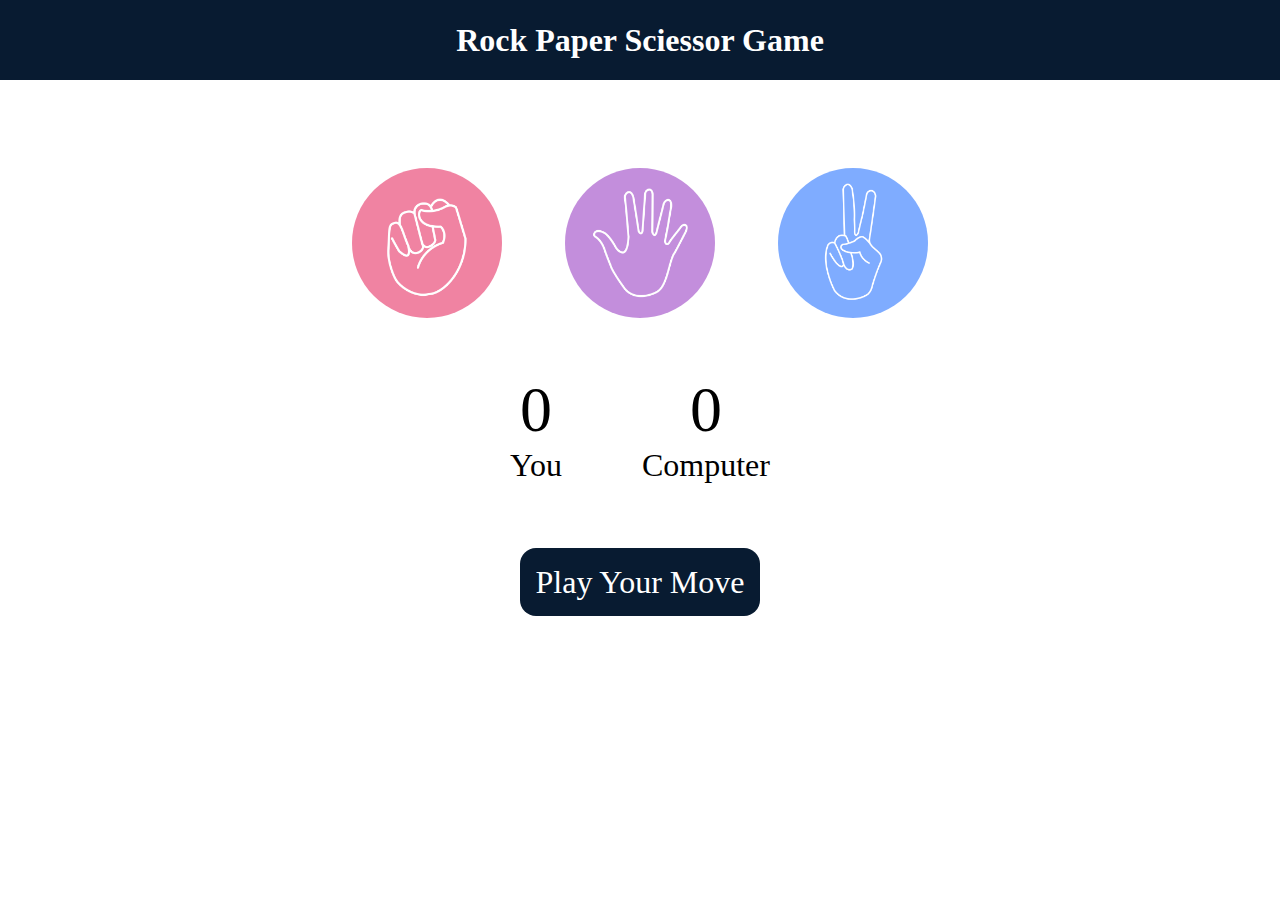
<file: RockPaperScissors/Index.html>
<!DOCTYPE html>
<html lang="en">
<head>
    <meta charset="UTF-8">
    <meta name="viewport" content="width=device-width, initial-scale=1.0">
    <title>Rock Paper Sciessor Game</title>
    <link rel="stylesheet" href="index.css">
</head>
<body>
    <h1>Rock Paper Sciessor Game</h1>
    <div class="choices">
        <div class="choice" id="rock">
            <img src="rock.png">
        </div>
        <div class="choice" id="paper">
            <img src="paper.png">
        </div>
        <div class="choice" id="scissors">
            <img src="scissors.png">
        </div>
    </div>
    <div class="score-board">
        <div class="score">
            <p id="UserScore">0</p>
            <p>You</p>
        </div>
        <div class="score">
            <p id="cmpScore">0</p>
            <p>Computer</p>
        </div>
    </div>
    <div class="msg-container">
        <p id="msg">Play Your Move</p>
    </div>
    <script src="app2.js"></script>
</body>
</html>
</file>
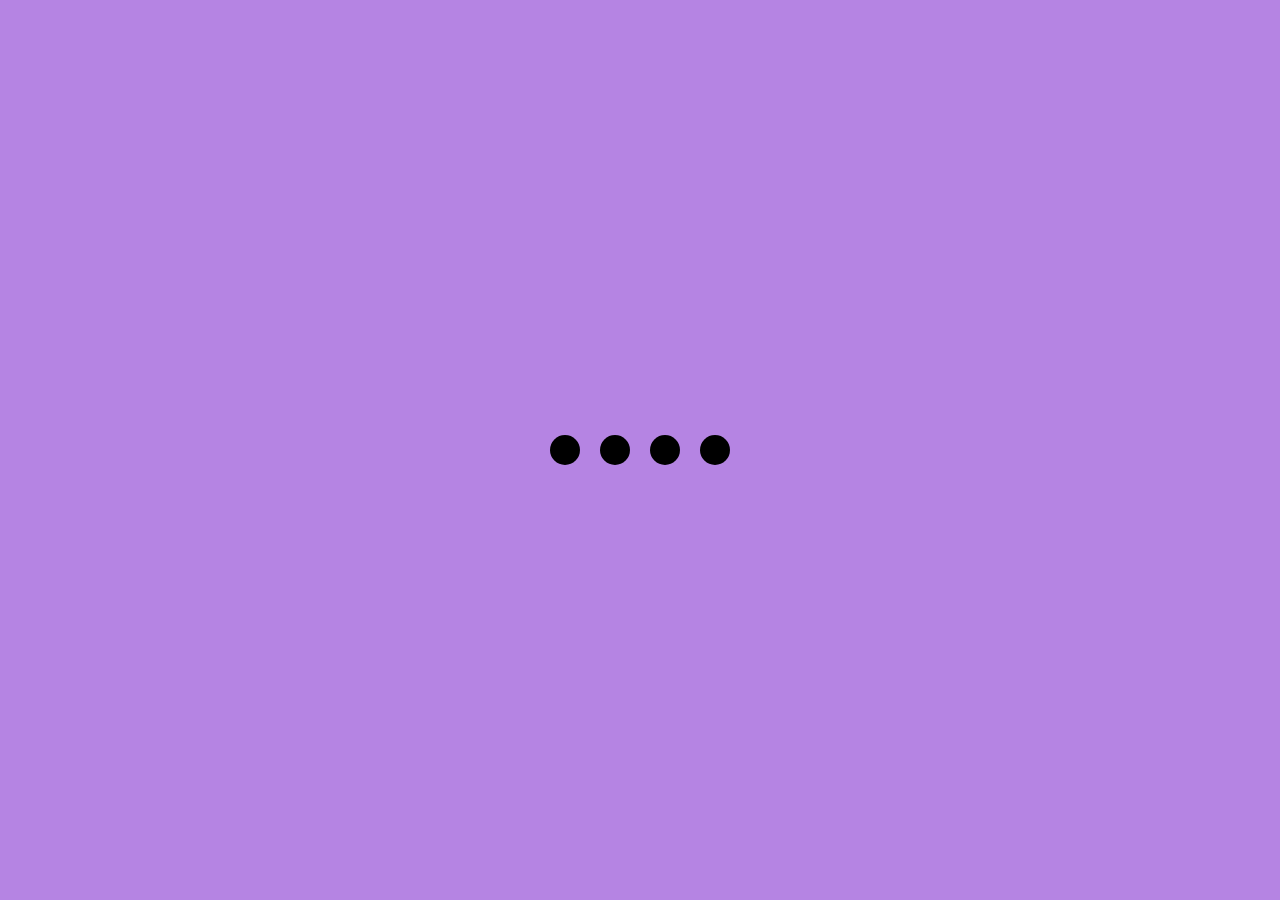
<file: Animation_Video/Anim.html>
<!DOCTYPE html>
<html lang="en">
<head>
    <meta charset="UTF-8">
    <meta name="viewport" content="width=device-width, initial-scale=1.0">
    <title>Loading Animation</title>
    <link rel="stylesheet" href="anim_style.css">
</head>
<body>
    <section class="wrapper">
        <div class="loader">
            <div class="loading one"></div>
            <div class="loading two"></div>
            <div class="loading three"></div>
            <div class="loading four"></div>
        </div>
    </section>
</body>
</html>
</file>
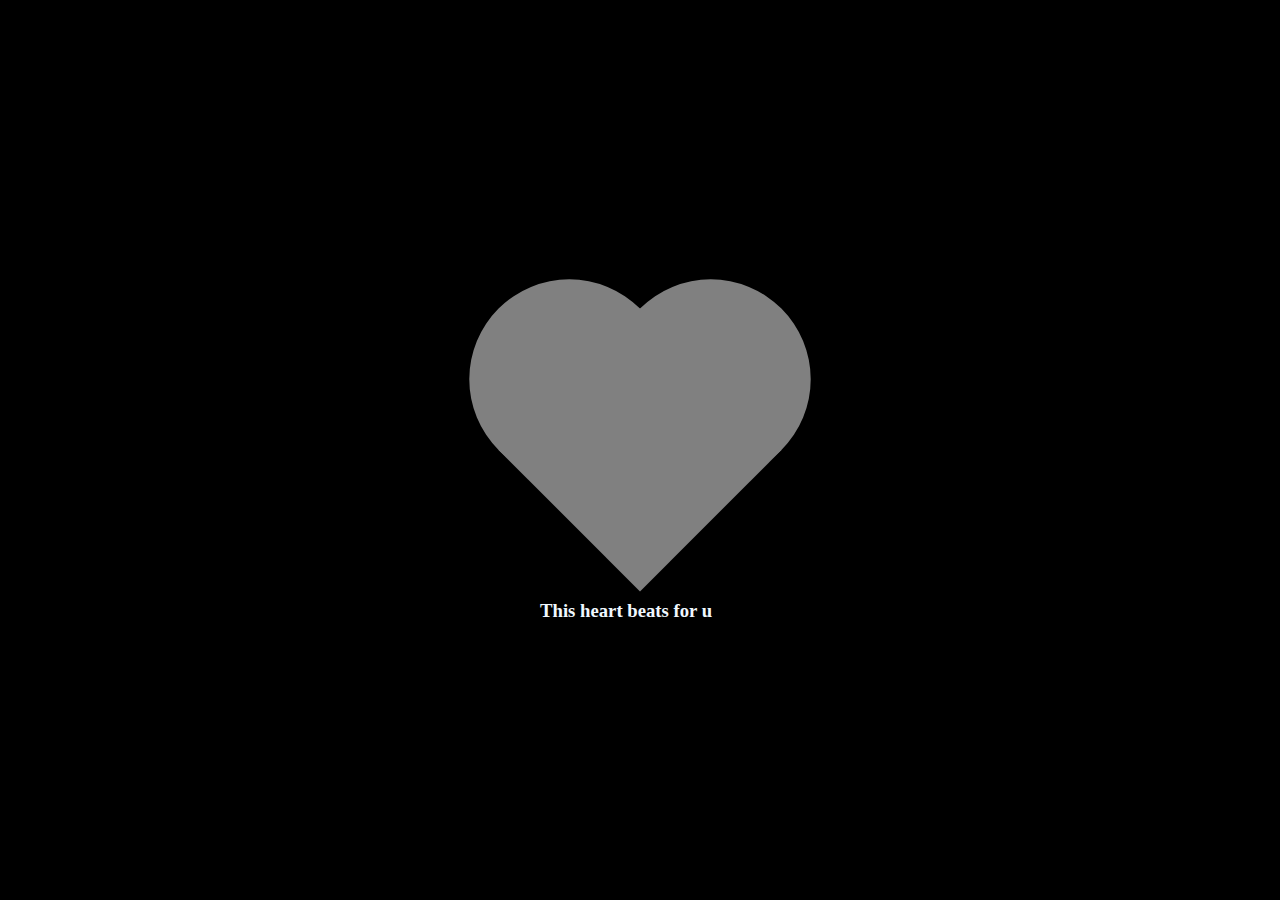
<file: Heart/heart.html>
<!DOCTYPE html>
<html lang="en">
<head>
    <meta charset="UTF-8">
    <meta name="viewport" content="width=device-width, initial-scale=1.0">
    <title>My heart</title>
    <link rel="stylesheet" href="heart_style.css">
</head>
<body>
    <div class="heart-container">
        <div class="gray-heart"></div>
        <div class="red-heart"></div>
       
        
        <div class="words">
        <h3>This heart beats for u</h3>
    </div>
    </div>
  
    
    <script src="app.js"></script>
</body>
</html>
</file>
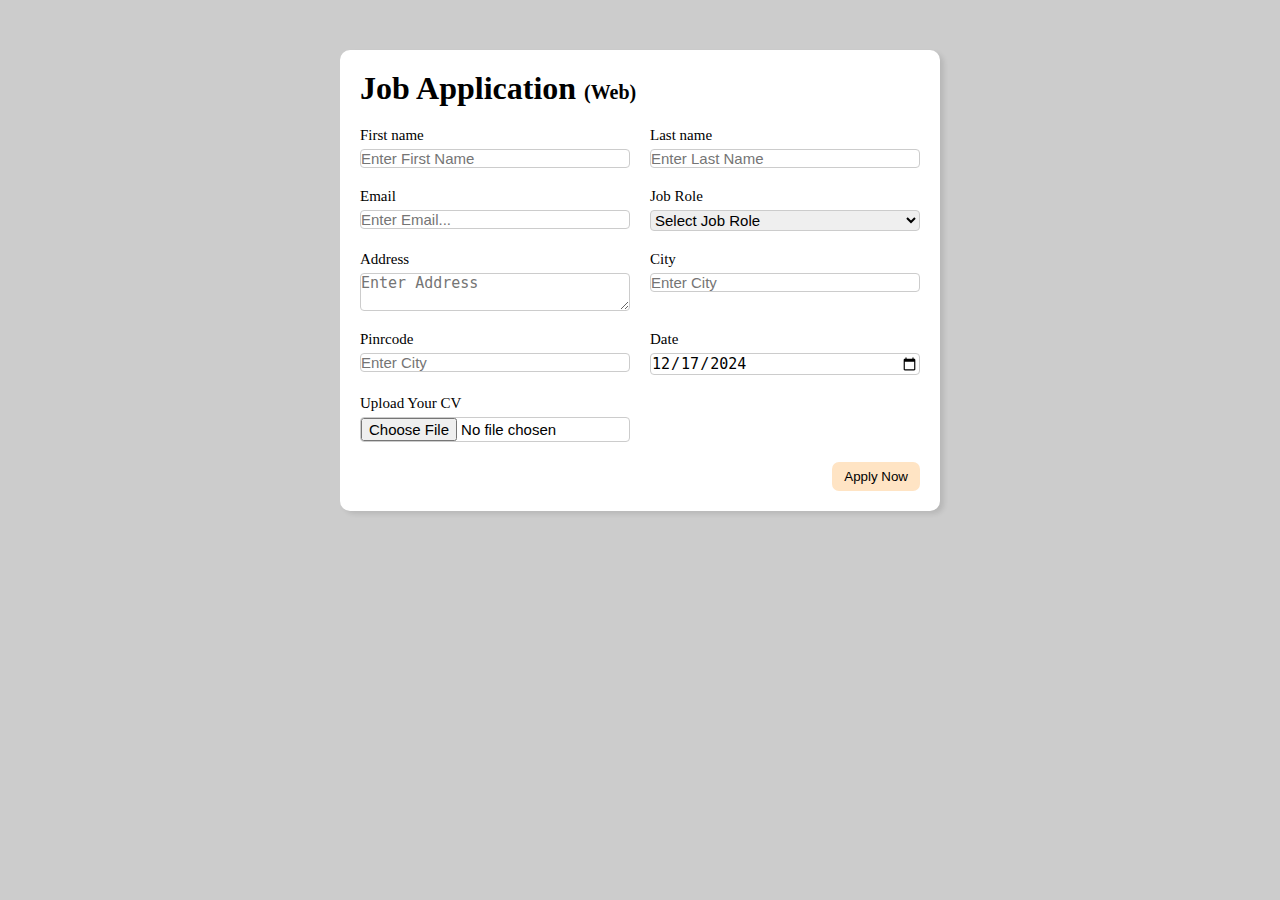
<file: Job_Application/job_app.html>
<!DOCTYPE html>
<html lang="en">
<head>
    <meta charset="UTF-8">
    <meta name="viewport" content="width=device-width, initial-scale=1.0">
    <title>Job Application Form</title>
    <link rel="stylesheet" href="job_apl_form.css">
</head>
<body>
 <div class="container">
    <div class="apply_box">
        <h1>
             Job Application
            <span class="tittle_small">(Web)</span>
        </h1>
        <form action="">
            <div class="form_container">
               <div class="form_control">
                <label for="first_name">
                    First name
                </label>
                <input id="first_name" name="first_name" placeholder="Enter First Name"/>


               </div>
               <div class="form_control">
                <label for="last_name">
                    Last name
                </label>
                <input id="last_name" name="last_name" placeholder="Enter Last Name"/>


               </div>
               <div class="form_control">
                <label for="email">
                    Email
                </label>
                <input type="email" id="email" name="email" placeholder="Enter Email..."/>


               </div>
               <div class="form_control">
                <label for="job_role"> Job Role </label>
                <select name="job_role" id="job_rule">
                    <option value="">Select Job Role</option>
                    <option value="frontend">Frontend Developer</option>
                    <option value="backend">Backend Developer</option>
                    <option value="full_stack">Full Stack Developer</option>
                    <option value="ui_ux">UI UX Designer</option>

                </select>
               </div>
               <div class="form_control">
                <label for="address">
                   Address
                </label>
                <textarea name="address" id="address" row="4" cols="50" placeholder="Enter Address"></textarea>


               </div>
               <div class="form_control">
                <label for="city">
                  City
                </label>
                <input id="city" name="city" placeholder="Enter City "/>


               </div>
               <div class="form_control">
                <label for="pincode">
                 Pinrcode
                </label>
                <input  type="number" id="pincode" name="pincode" placeholder="Enter City "/>


               </div>
               <div class="form_control">
                <label for="date">
                  Date
                </label>
                <input value="2024-12-17" type="date" id="date" name="date" />


               </div>
               <div class="form_control">
                <label for="upload">
                 Upload Your CV
                </label>
                <input  type="file" id="upload" name="upload" />


               </div>
            </div>
            <div class="button_container">
                <button type="submit">Apply Now</button>
            </div>
        </form>
    </div>
 </div>
</body>
</html>
</file>
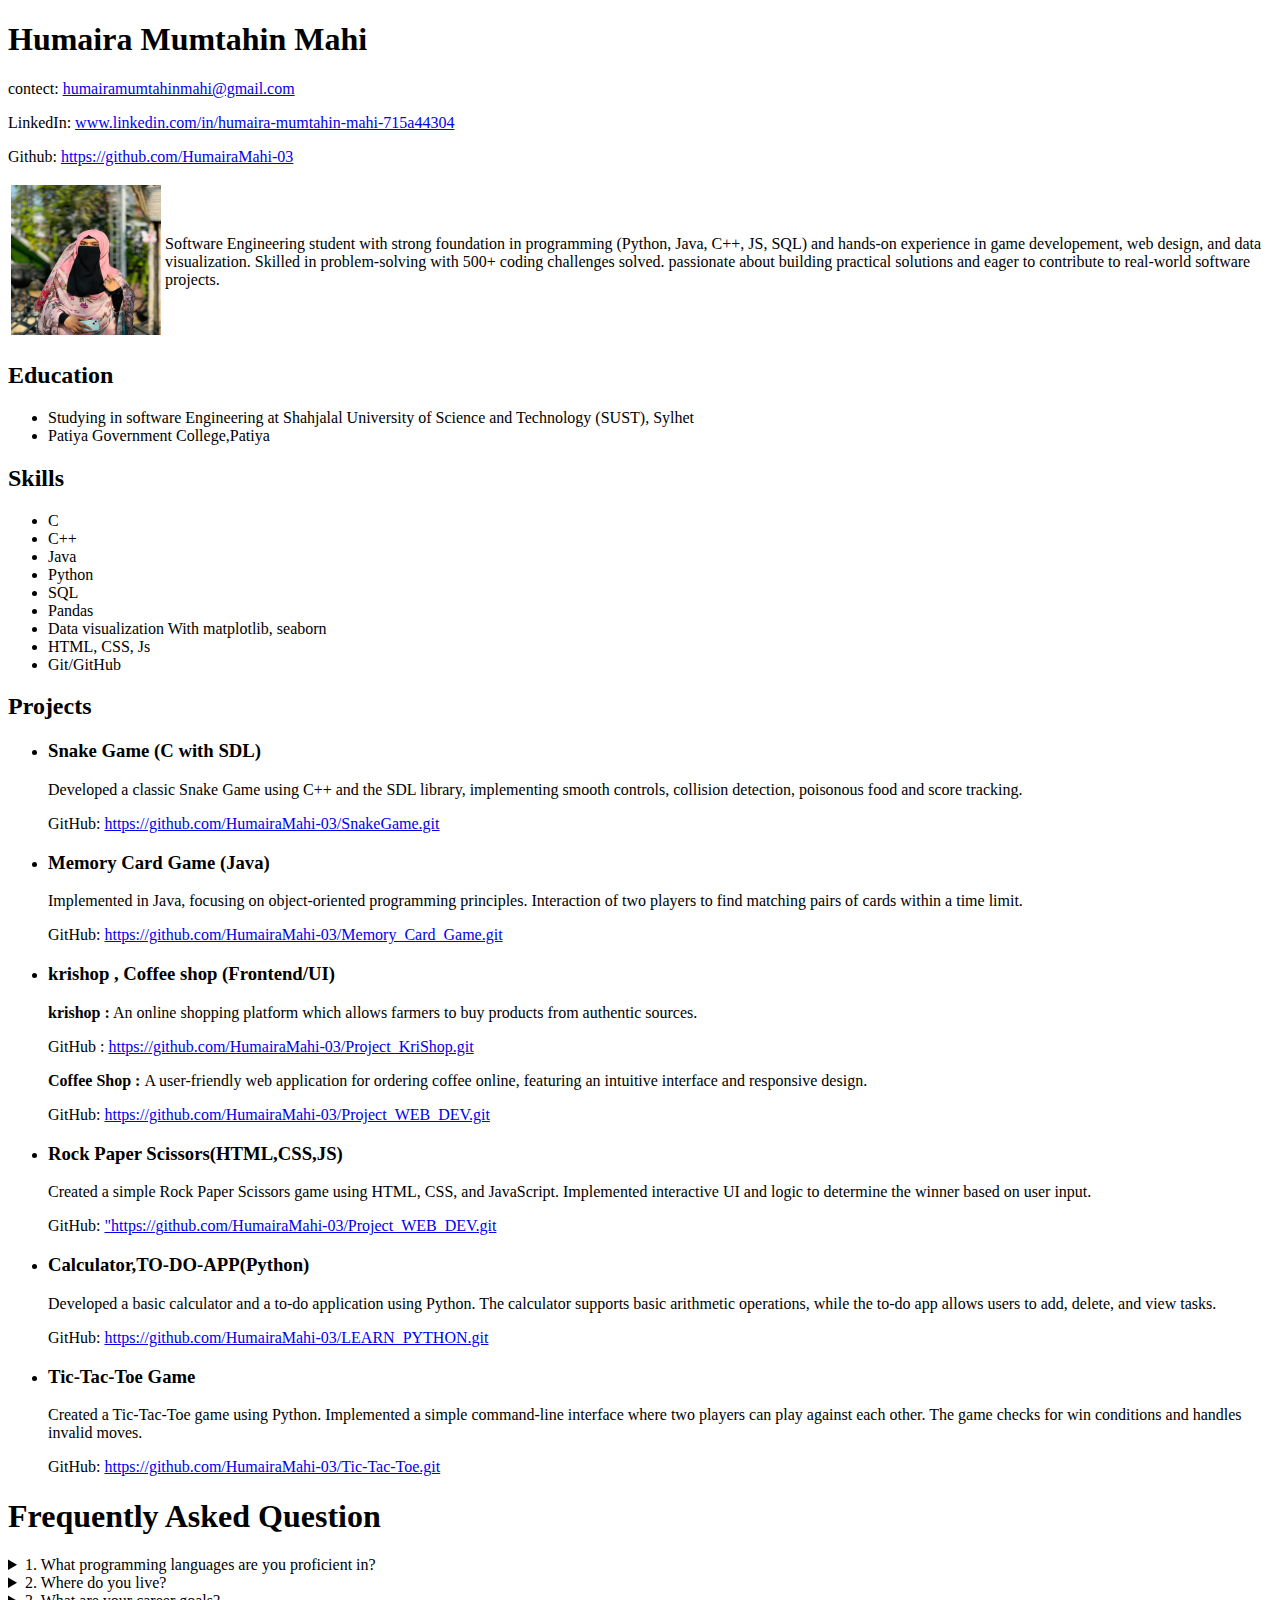
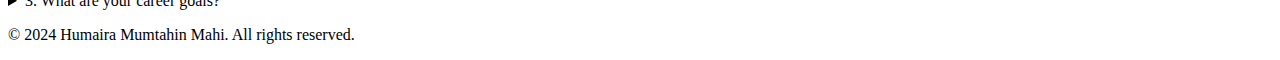
<file: Resume_Project/Resume.html>
<!DOCTYPE html>
<html lang="en">
<head>
    <meta charset="UTF-8">
    <meta name="viewport" content="width=device-width, initial-scale=1.0">
    <title>Document</title>
</head>
<body>
    <div>
        <div>
            <h1>Humaira Mumtahin Mahi </h1>
            <p>contect: <a href="humairamumtahinmahi@gmail.com">humairamumtahinmahi@gmail.com</a></p>
            <p>LinkedIn: <a href="www.linkedin.com/in/humaira-mumtahin-mahi-715a44304">www.linkedin.com/in/humaira-mumtahin-mahi-715a44304</a></p>
            <p>Github: <a href="https://github.com/HumairaMahi-03">https://github.com/HumairaMahi-03</a></p>
        </div>
        <table>
            <tr>
                <td><img src="WhatsApp Image 2025-02-28 at 00.29.31.jpeg" alt="mahi" height="150" width="150">
                </td>
                <td>Software Engineering student with strong foundation in programming 
                    (Python, Java, C++, JS, SQL) and hands-on experience in game 
                    developement, web design, and data visualization. Skilled in 
                    problem-solving with 500+ coding challenges solved. passionate 
                    about building practical solutions and eager to contribute to 
                    real-world software projects. </td>
            </tr>
        </table>
        <section>
           <h2>Education</h2>
           <ul>
            <li>Studying in software Engineering at Shahjalal University of Science and Technology (SUST), Sylhet</li>
            <li>Patiya Government College,Patiya</li>
           </ul>
        </section>
        <section>
            <h2>Skills</h2>
            <ul>
                <li>C</li>
                <li>C++</li>
                <li>Java</li>
                <li>Python</li>
                <li>SQL</li>
                <li>Pandas</li>
                <li>Data visualization With matplotlib, seaborn</li>
                <li>HTML, CSS, Js</li>
                <li>Git/GitHub</li>
            </ul>
        </section>
        <section>
            <h2>Projects</h2>
            <ul>
               <li><h3>Snake Game (C with SDL)</h3>
                <p>Developed a classic Snake Game using C++ and the SDL library, 
                    implementing smooth controls, collision detection, poisonous food and score tracking. 
                     </p>
                    <p>GitHub:  <a href="https://github.com/HumairaMahi-03/SnakeGame.git">https://github.com/HumairaMahi-03/SnakeGame.git</a>
                    </p>
               </li> 
                <li>
                    <h3>Memory Card Game (Java)</h3>
                    <p>Implemented in Java, focusing on object-oriented programming principles. Interaction of two
                    players to find matching pairs of cards within a time limit. 
                    </p>
                    <p>GitHub:  <a href="https://github.com/HumairaMahi-03/Memory_Card_Game.git">https://github.com/HumairaMahi-03/Memory_Card_Game.git</a></p>
                </li>
                <li>
                    <h3>
                        krishop , Coffee shop (Frontend/UI)
                    </h3>
                    <p> <b>krishop :</b> An online shopping platform which allows farmers to buy products from authentic sources.</p>
                    <p>GitHub : <a href="https://github.com/HumairaMahi-03/Project_KriShop.git">https://github.com/HumairaMahi-03/Project_KriShop.git</a></p>
                    <p><b>Coffee Shop : </b> A user-friendly web application for ordering coffee online, featuring an intuitive interface and responsive design.</p>
                    <p>GitHub: <a href="https://github.com/HumairaMahi-03/Project_WEB_DEV.git">https://github.com/HumairaMahi-03/Project_WEB_DEV.git</a></p>
                </li>
                <li>
                    <h3>Rock Paper Scissors(HTML,CSS,JS)</h3>
                    <p>Created a simple Rock Paper Scissors game using HTML, CSS, and JavaScript. 
                    Implemented interactive UI and logic to determine the winner based on user input.</p>
                    <p>GitHub: <a href="https://github.com/HumairaMahi-03/Project_WEB_DEV.git">"https://github.com/HumairaMahi-03/Project_WEB_DEV.git</a></p>
                    
                </li>
                <li>
                    <h3>Calculator,TO-DO-APP(Python)</h3>
                    <p>Developed a basic calculator and a to-do application using Python. The calculator supports basic arithmetic operations, while the to-do app allows users to add, delete, and view tasks.</p>
                    <p>GitHub: <a href="https://github.com/HumairaMahi-03/LEARN_PYTHON.git">https://github.com/HumairaMahi-03/LEARN_PYTHON.git</a></p>
                </li>

                <li>
                    <h3>Tic-Tac-Toe Game</h3>
                    <p>Created a Tic-Tac-Toe game using Python. Implemented a simple command-line interface where two players can play against each other. The game checks for win conditions and handles invalid moves.</p>
                    <p>GitHub: <a href="https://github.com/HumairaMahi-03/Project_Python.git">https://github.com/HumairaMahi-03/Tic-Tac-Toe.git</a></p>
                    <p></p>
                </li>
            </ul>

        </section>
        <section>
            <h1>Frequently Asked Question </h1>
            <details>
                <summary>
                    1. What programming languages are you proficient in?
                </summary>
                C++, Java, Python, C, JavaScript, SQL.
            </details>
            <details>
                <summary>2. Where do you live?</summary>
                I live in Sylhet, Bangladesh.
            </details>
            <details>
                <summary>3. What are your career goals?</summary>
                My career goal is to become a skilled software engineer, contributing to innovative projects and continuously learning new technologies.
            </details>
        </section>


        <footer>
            <p>© 2024 Humaira Mumtahin Mahi. All rights reserved.</p>

        </footer>
    </div>
</body>
</html>
</file>
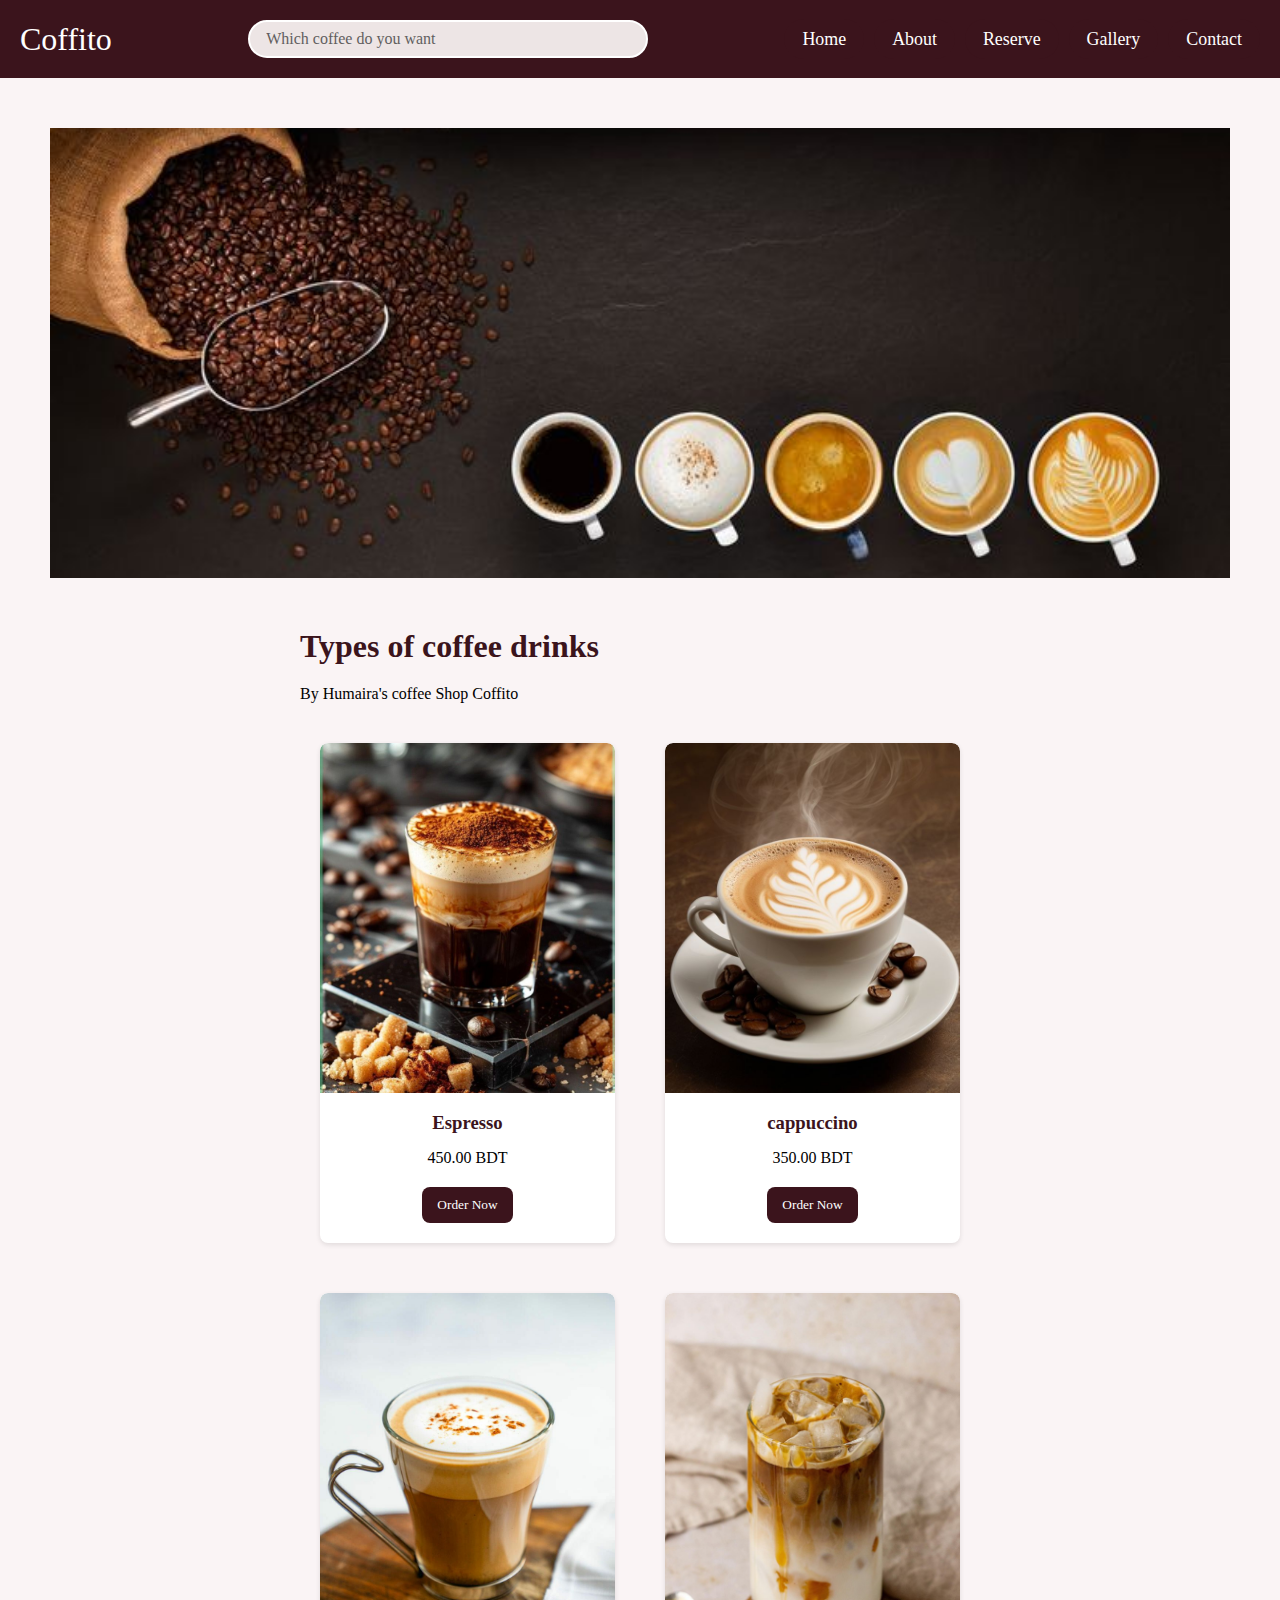
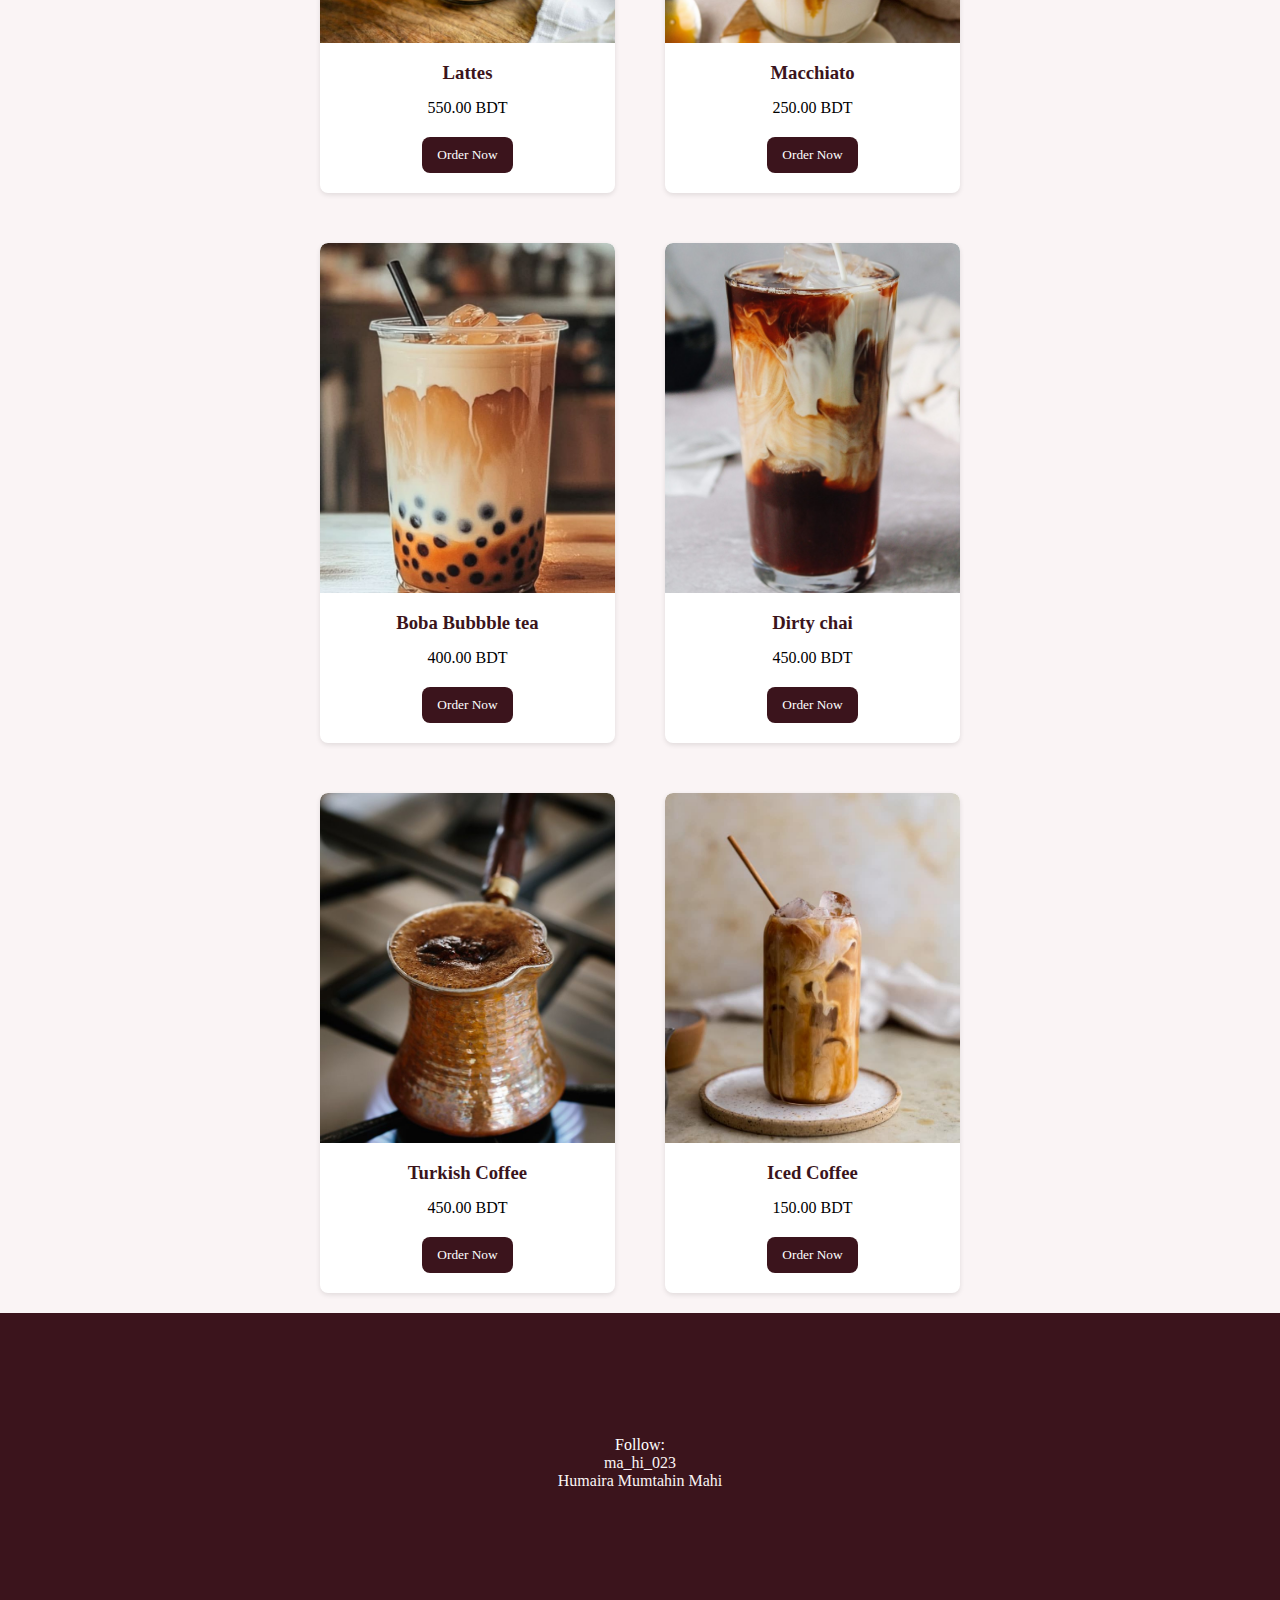
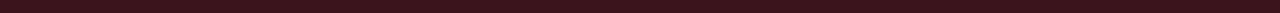
<file: Coffee_Shop/coffee_shop/Menu.html>
<!DOCTYPE html>
<html lang="en">
<head>
    <meta charset="UTF-8">
    <meta name="viewport" content="width=device-width, initial-scale=1.0">
    <link rel="stylesheet" href="Menu.css">
    <title>Menu</title>
</head>
<body>
    <header>
        <nav class="navbarSection">
            <div href="#" class="nav-logo">

                <h2 class="logo-text">
                    Coffito
                </h2>
            </div>
            <div class="Search-bar">
                <input type="text" class="input" placeholder="Which coffee do you want">

            </div>
            <ul class="nav-menu">
                <button id="menu-close-button" class="fas fa-times"></button>
                <li class="nav-item">
                    <a href="http://127.0.0.1:5500/Coffee_Shop/coffee_shop/first.html" class="nav-link">Home</a>
                </li>
                <li class="nav-item">
                    <a href="#" class="nav-link">About</a>
                </li>
                <li class="nav-item">
                    <a href="http://127.0.0.1:5500/Coffee_Shop/coffee_shop/Reserve.html" class="nav-link">Reserve</a>
                </li>
                <li class="nav-item">
                    <a href="#" class="nav-link">Gallery</a>
                </li>
                <li class="nav-item">
                    <a href="#" class="nav-link">Contact</a>
                </li>
            </ul>
        </nav>
        <div class="Outside_Menu_pic">
            <div class="Menu_Pic">
         
            </div>
        </div>
       
    </header>
    <main>
         <div class="List">
            <h1>Types of coffee drinks</h1>
            <p>By Humaira's coffee Shop Coffito</p>
            <div class="forMenu">
                <div class="Menu_List">
                    <img src="Espresso.jpg" alt="Espresso">
                    <h3>Espresso</h3>
                    <p>450.00 BDT</p>
                    <button onclick="OrderNow('Espresso', 450)">Order Now</button>
                </div>
                <div class="Menu_List">
                    <img src="cappuccino.jpg" alt="cappuccino">
                    <h3>cappuccino</h3>
                    <p>350.00 BDT</p>
                    <button onclick="OrderNow('cappuccino', 350)">Order Now</button>
                </div>
                <div class="Menu_List">
                    <img src="Lattes.jpg" alt="Lattes">
                    <h3>Lattes</h3>
                    <p>550.00 BDT</p>
                    <button onclick="OrderNow('Lattes', 550)">Order Now</button>
                </div>
                <div class="Menu_List">
                    <img src="Macchiato.jpg" alt="Macchiato">
                    <h3>Macchiato</h3>
                    <p>250.00 BDT</p>
                    <button onclick="OrderNow('Macchiato', 250)">Order Now</button>
                </div>
                <div class="Menu_List">
                    <img src="Boba Bubbble tea.jpg" alt="Boba Bubbble tea">
                    <h3>Boba Bubbble tea</h3>
                    <p>400.00 BDT</p>
                    <button onclick="OrderNow('Boba Bubbble tea', 400)">Order Now</button>
                </div>
                <div class="Menu_List">
                    <img src="Dirty chai.jpg" alt="Dirty chai">
                    <h3>Dirty chai</h3>
                    <p>450.00 BDT</p>
                    <button onclick="OrderNow('Dirty chai', 450)">Order Now</button>
                </div>
                <div class="Menu_List">
                    <img src="Turkish coffee.jpg" alt="Turkish coffee">
                    <h3>Turkish Coffee</h3>
                    <p>450.00 BDT</p>
                    <button onclick="OrderNow('Turkish coffee', 450)">Order Now</button>
                </div>
                <div class="Menu_List">
                    <img src="Iced Coffee.jpg" alt="Iced Coffee">
                    <h3>Iced Coffee</h3>
                    <p>150.00 BDT</p>
                    <button onclick="OrderNow('Iced Coffee', 150)">Order Now</button>
                </div>

            </div>
        </div>
        
    </main>
    <footer>
        <div class="footerMain">
           <div class="IdLink">
            <div class="Follow">
                Follow:
            </div>
            <div class="insta">
                <a href="#">ma_hi_023</a>
            </div>
            <div class="fb">
               <a href="#">Humaira Mumtahin Mahi</a>
            </div>
           </div>
        </div>
        <div class="footerSide"></div>
    </footer>
</body>
</html>
</file>
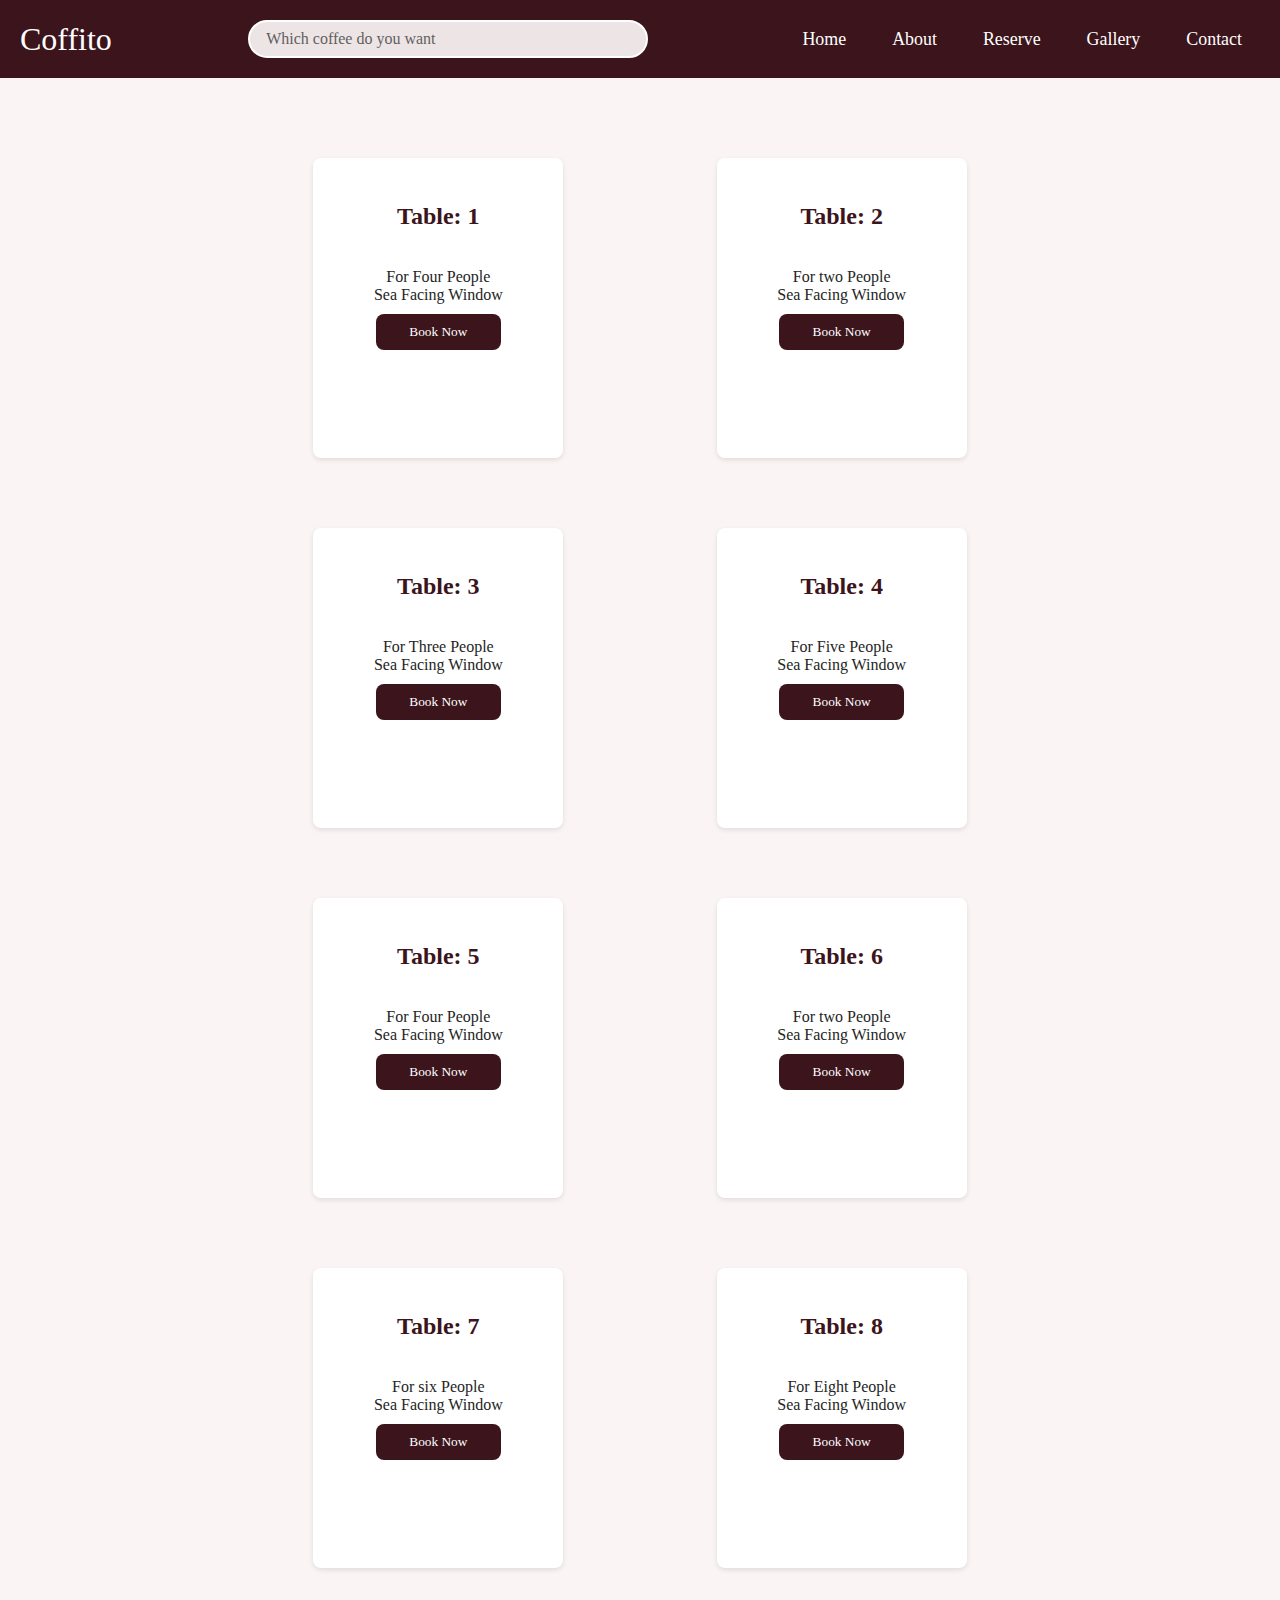
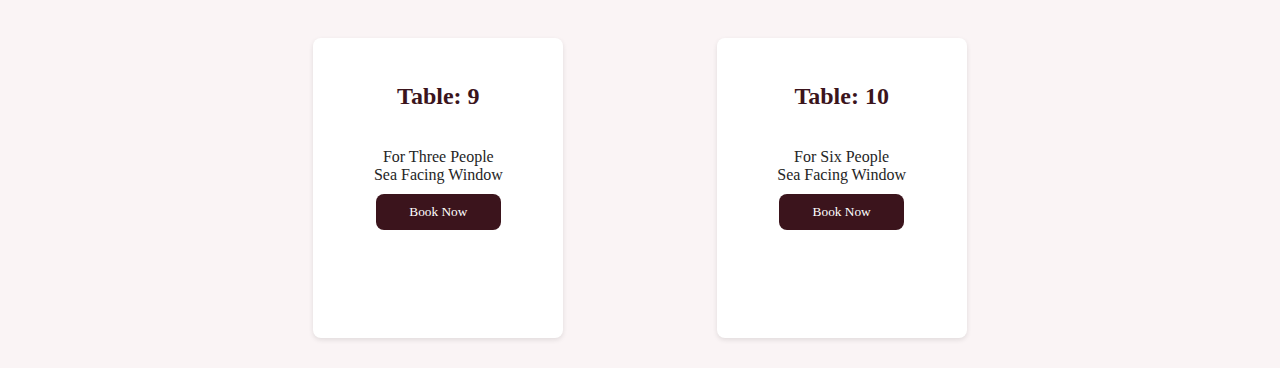
<file: Coffee_Shop/coffee_shop/Reserve.html>
<!DOCTYPE html>
<html lang="en">
<head>
    <meta charset="UTF-8">
    <meta name="viewport" content="width=device-width, initial-scale=1.0">
    <title>Reserve</title>
    <link rel="stylesheet" href="Reserve.css">
</head>
<body>
    <header>
        <nav class="navbarSection">
            <div href="#" class="nav-logo">

                <h2 class="logo-text">
                    Coffito
                </h2>
            </div>
            <div class="Search-bar">
                <input type="text" class="input" placeholder="Which coffee do you want">

            </div>
            <ul class="nav-menu">
                <button id="menu-close-button" class="fas fa-times"></button>
                <li class="nav-item">
                    <a href="http://127.0.0.1:5500/Coffee_Shop/coffee_shop/first.html" class="nav-link">Home</a>
                </li>
                <li class="nav-item">
                    <a href="#" class="nav-link">About</a>
                </li>
                <li class="nav-item">
                    <a href="#" class="nav-link">Reserve</a>
                </li>
                <li class="nav-item">
                    <a href="#" class="nav-link">Gallery</a>
                </li>
                <li class="nav-item">
                    <a href="#" class="nav-link">Contact</a>
                </li>
            </ul>
        </nav>
        </header>
        <main>
            <div class="Table">
                <div class="Table_Line">
                    <h2>Table: 1</h2>
                    <p>For Four People<br>
                        Sea Facing Window
                    </p>
                    <button onclick="BookNow('Espresso', 450)">Book Now</button>
                </div>
                <div class="Table_Line">
                    <h2>Table: 2</h2>
                    <p>For two People<br>
                        Sea Facing Window
                    </p>
                    <button onclick="BookNow('Espresso', 450)">Book Now</button>
                </div>
                <div class="Table_Line">
                    <h2>Table: 3</h2>
                    <p>For Three People<br>
                        Sea Facing Window
                    </p>
                    
                    <button onclick="BookNow('Espresso', 450)">Book Now</button>
                </div>
                <div class="Table_Line">
                    <h2>Table: 4</h2>
                    <p>For Five People<br>
                        Sea Facing Window
                    </p>
                    
                    <button onclick="BookNow('Espresso', 450)">Book Now</button>
                </div>
                <div class="Table_Line">
                    <h2>Table: 5</h2>
                    <p>For Four People<br>
                        Sea Facing Window
                    </p>
                   
                    <button onclick="BookNow('Espresso', 450)">Book Now</button>
                </div>
                <div class="Table_Line">
                    <h2>Table: 6</h2>
                    <p>For two People<br>
                        Sea Facing Window
                    </p>
                   
                    <button onclick="BookNow('Espresso', 450)">Book Now</button>
                </div>
                <div class="Table_Line">
                    <h2>Table: 7</h2>
                    <p>For six People<br>
                        Sea Facing Window
                    </p>
                  
                    <button onclick="BookNow('Espresso', 450)">Book Now</button>
                </div>
                <div class="Table_Line">
                    <h2>Table: 8</h2>
                    <p>For Eight People<br>
                        Sea Facing Window
                    </p>
                   
                    <button onclick="BookNow('Espresso', 450)">Book Now</button>
                </div>
                <div class="Table_Line">
                    <h2>Table: 9</h2>
                    <p>For Three People<br>
                        Sea Facing Window
                    </p>
                 
                    <button onclick="BookNow('Espresso', 450)">Book Now</button>
                </div>
                <div class="Table_Line">
                    <h2>Table: 10</h2>
                    <p>For Six People<br>
                        Sea Facing Window
                    </p>
                    
                    <button onclick="BookNow('Espresso', 450)">Book Now</button>
                </div>
                
                
            </div>
        </main>
    
</body>
</html>
</file>
<file: RockPaperScissors/index.css>
*{
    margin: 0px;
    padding: 0px;
    text-align: center;
}
h1{
    background-color: #081b31;
    color: white;
    height: 5rem;
    line-height: 5rem;
}

.choices{
    justify-content: center;
    align-items: center;
    display: flex;
    gap: 3rem;
    margin-top: 5rem;

}
.choice{
    height: 165px;
    width: 165px;
   justify-content: center;
   display: flex;
   align-items: center;
   border-radius: 50%;

}
.choice:hover{
    background-color: #081b31;
    cursor: pointer;
}
img{
    height: 150px;
    width: 150px;
    object-fit: cover;
    border-radius: 50%;
}
.score-board{
    display: flex;
    justify-content: center;
    align-items: center;
    gap: 5rem;
    font-size: 2rem;
    margin-top: 3rem;
}
#UserScore,
#cmpScore{
    font-size: 4rem;
}
.msg-container{
    margin-top: 5rem;
}
#msg{
    background-color: #081b31;
    color: #fff;
    font-size: 2rem;
    display: inline;
    padding: 1rem;
    border-radius: 1rem;
}
</file>
<file: Animation_Video/anim_style.css>
*{
    margin: 0;
    padding: 0;
    box-sizing: border-box;
}
body{
    background-color: rgb(181, 132, 227);
}
.wrapper{
  display: flex;
  justify-content: center;
  align-items: center;
  min-height: 100vh;

}
.wrapper .loader{
  display: flex;
  justify-content: space-evenly;
  padding: 0 20px;
}
.loader .loading{
   background-color: black;
   width: 30px;
   height: 30px;
   border-radius: 50px;
   margin: 0 10px;
   animation: Load 0.8s ease infinite ;
}
.loader .loading.one {
    animation-delay: 0.3s;
}
.loader .loading.two {
    animation-delay: 0.4s;
}
.loader .loading.three {
    animation-delay: 0.5s;
}
@keyframes Load{
    0%{
        width:30px;
        height: 30px;
    }
    50%{
        width: 20px;
        height: 20px;
    }
}
</file>
<file: Heart/heart_style.css>
*{
    padding: 0;
    margin: 0;
    box-sizing: border-box;
}

:root{
    --main-color:rgb(156, 7, 7);
}
body{
    display: grid;
    justify-content: space-around;
    align-items: center;
    height: 100vh;
    background-color: black;
}
.heart-container {
    display: grid;
    justify-content:space-evenly;
    align-items: c;
    height: 200px;
    width: 200px;
}
.heart-container .gray-heart{
    background-color: gray;
    display: flex;
    justify-content: center;
    align-items: center;
    height: 200px;
    width: 200px;
    position: relative;
    top: 0;
    transform: rotate(-45deg);
}
.heart-container .gray-heart:before,
.heart-container .gray-heart:after{
    content: "";
    background: gray;
    height: 200px;
    width: 200px;
    border-radius: 50%;
    position: absolute;
}
.heart-container .gray-heart:before{
    top:-100px;
    left: 0;

}
.heart-container .gray-heart:after{
    left:100px;
    top:0;
}

.heart-container .red-heart{
    background-color: var(--main-color);
    display: flex;
    justify-content: center;
    align-items: center;
    height: 200px;
    width:200px;
    transform: rotate(-45deg);
   position: absolute;
   visibility: hidden;
}
.heart-container .red-heart:before,
.heart-container .red-heart:after{
    content: "";
    background-color: var(--main-color);
    border-radius: 50%;
    width: 200px;
    height: 200px;
    position: absolute;
}
.heart-container .red-heart:before{
    top: -100px;
    left:0;

}
.heart-container .red-heart:after{
    left:100px;
    top:0;
}
.heart-container .red-heart.animation{
    animation: pop 0.9s linear ;
    visibility: visible;
}
.heart-container .heart.fill-color{
    background-color: var(--main-color);
}

@keyframes pop{
    100%{
        transform: scale(1.7)rotate(-45deg);
        opacity: 0;
    }
}
.words{
    color: aliceblue;
    padding-top: 50px;
    justify-content: center;
    align-items: center;
}
</file>
<file: Job_Application/job_apl_form.css>
* {
    margin : 0;
    padding: 0;
    box-sizing:border-box;
}
body{
    background-color: #ccc;
}
.container{
    max-width: 900px;
    margin: 0 auto;

}
.apply_box{
    max-width: 600px;
    padding: 20px;
    background-color: white;
    margin: 0 auto;
    margin-top: 50px;
    box-shadow: 4px 3px 5px rgba(1,1,1,0.1);
    border-radius: 10px;
}
.tittle_small{
    font-size: 20px;
}
.form_container{
    margin-top: 20px;
    display: grid;
    grid-template-columns: repeat(auto-fit , minmax(200px,1fr));
    gap: 20px;

}
.form_control{
    display: flex;
    flex-direction: column;;
}
label{
    font-size: 15px;
    margin-bottom: 5px;
}

input,select ,textarea{
       padding: 6px,10px;
       border: 1px solid #ccc;
       border-radius: 4px;
       font-size: 15px;
}

input:focus{
    outline-color: aquamarine;
}
.button_container{
    display :flex;
    justify-content: flex-end;
    margin-top: 20px;
}
button{
    background-color: bisque;
    border: transparent solid 2px;
    padding: 5px 10px;
    border-radius: 7px;
    transition: 0.3s ease-in;
}
button:hover{
    background-color: black;
    border: 2px solid bisque;
    color: white;
    transition: 0.3s ease-out;
    cursor: pointer;

}
</file>
<file: Coffee_Shop/coffee_shop/Menu.css>
@import url('https://fonts.googleapis.com/css2?family=Miniver&family=Playwrite+IE+Guides&display=swap');
*{
    margin: 0;
    padding: 0;
    box-sizing: border-box;
    font-family: "poppins", "sans-serif";
}
body{
    background-color: #faf4f5;
}
:root{
    --white-color:#fff;
    --dark-color:#252525;
    --primary-color:#3b141c;
    --secondary-color:#f3961c;
    --light-pink-color:#faf4f5;
    --medium-gray-color:#ccc;


    --font-size-s:0.9rem;
    --font-size-n:1rem;
    --font-size-m:1.12rem;
    --font-size-l:1.5rem;
    --font-size-xl:2rem;
    --font-size-xxl:2.3rem;


    --font-weigth-normal:400;
    --font-weigth-medium:500;
    --font-weigth-semibold:600;
    --font-weigth-bold:700;

    --border-radius-s: 8px;
    --border-radius-m:30px;
    --border-radius-circle:50%;

    --site-max-width:1300px;



}
.navbarSection .nav-logo{
    color: var(--white-color);
    font-size: var(--font-size-xl);
    font-weight: var(--font-weight-semibold);
}

ul{
    list-style: none;
}

header .navbarSection{
   
    width:100%;
    background-color: #3b141c;
    display: flex;
    padding: 20px;
    align-items: center;
    justify-content: space-between;
}
.navbarSection .nav-logo .logo-text{
    color: #fff;
}
.navbarSection .Search-bar{
 
    display: flex;
    align-items: center;
    border: 2px solid var(--white-color);
    border-radius: 25px;
    padding: 8px 16px;
    width: 400px;
    background-color: rgb(237, 229, 229);
    
}
.navbarSection .Search-bar .input{
        border: none;
        outline: none;
        flex: 1;
        font-size: 16px;
        background-color: rgb(237, 229, 229);
      
}
.navbarSection .Search-bar .input::placeholder{
    opacity: 0.7;
    color: #252525;
}
.navbarSection .nav-menu{
    display: flex;
    gap: 10px;

}
.navbarSection .nav-logo .logo-text{
    color: var(--white-color);
    font-size: var(--font-size-xl);
    font-weight: var(--font-weight-semibold);

}
.navbarSection .nav-menu .nav-link{
    padding: 10px 18px;
    background: var(--primary-color);
    color: var(--white-color);
    font-size: var(--font-size-m);
    border-radius: var(--border-radius-m);
    transition: 0.3s ease;
    text-decoration: none;

}
.navbarSection .nav-menu .nav-link:hover{
     color: var(--primary-color);
     background: var( --secondary-color);
}
.navbarSection :where(#menu-close-button, #menu-open-button){
    display: none;
}
@media screen and (max-width: 900px){
    :root{
        --font-size-m:1rem;
        --font-size-l:1.3rem;
        --font-size-xl:1.5rem;
        --font-size-xxl:1.8rem;
    }

    .navbarSection :where(#menu-close-button, #menu-open-button){
        display: block;
        font-size: var(--font-size-l);

    }
    .navbarSection #menu-close-button{
        position: absolute;
        right: 30px;
        top:30px;
    }
    .navbarSection #menu-open-button{
        color: var(--white-color);

    }
    .navbarSection .nav-menu{
        display: block;
        position:fixed;
        left:-300px;
        top:0;
        width:300px;
        height:100%;
        display :flex;
        flex-direction:column;
        align-items: center; 
        padding-top:100px;
        background:var(--white-color);

    }
    .navbarSection .nav-menu .nav-link{
        color: var(--dark-color);
        font-size:var(--font-size-l);
        display: block;
        margin-top:17px;

    }
}

header .Outside_Menu_pic{
    align-items: center;
    display: flex;
    margin-left: 50px;
    margin-right: 50px;
    margin-top: 50px;
}
header .Outside_Menu_pic .Menu_Pic{
     height: 450px;
     width: 100%;
     background-image: url('coffee_menu.jpg');
     background-size: cover;
     background-position: center;
     background-repeat: no-repeat;
     
     padding: 80px 80px;
     
}
main .List{
 
    align-items: center;
    margin-top: 50px;
    justify-content: space-evenly;
    margin-left: 300px;
    margin-right: 300px;


    
}
main .List h1{
    color: #3b141c;
    align-items: center;
    width: 100%;
    margin-bottom: 20px;
}
main .List p{
    margin-bottom: 20px;
}

main .List .forMenu{
    display: flex;
    flex-wrap: wrap;
    justify-content: space-between;
    gap: 10px;
    
}

main .List .forMenu .Menu_List{
    flex: 1 1 calc(50% - 50px);
    background-color: #fff;
    height: 500px;
    border-radius: 8px;
    overflow: hidden;
    box-shadow: 0 2px 5px rgba(0, 0, 0, 0.1);
    transition: transform 0.2s ease;
    text-align: center;
    margin: 20px;
}
main .List .forMenu .Menu_List:hover{
    transform: scale(1.03);
}
main .List .forMenu .Menu_List img {
    width: 100%;
    height: 350px;
    object-fit: cover;
    border-radius: 8px 8px 0 0;
}

main .List .forMenu .Menu_List h3 {
    color: #3b141c;
    margin: 15px 0;
}

main .List .forMenu .Menu_List button {
    padding: 10px 15px;
    background-color: var(--primary-color);
    color: var(--white-color);
    border: none;
    border-radius: 8px;
    cursor: pointer;
    transition: background-color 0.3s;
}

main .List .forMenu .Menu_List button:hover {
    background-color: var(--secondary-color);
}
footer{
    
    background-color: #3b141c;
    height: 300px;
    width: 100%;
    justify-content: center;
    align-items: center;
    display: flex;

}
footer .footerMain{
    width: 50%;
    color: #fff;
    text-align: center;
}
footer .footerMain .IdLink{
    display: flex;
    flex-direction: column;
    align-items: center;
   

}
footer .footerMain .IdLink a{
    text-decoration: none;
    color: #faf4f5;
    padding: auto;
    border-radius: 8px;
    background-color: #3b141c;
    border: none;
    margin: 5px 0;
}
footer .footerMain .IdLink a:hover{
    background-color: #f3961c;
}
</file>
<file: Coffee_Shop/coffee_shop/Reserve.css>
@import url('https://fonts.googleapis.com/css2?family=Miniver&family=Playwrite+IE+Guides&display=swap');
*{
    margin: 0;
    padding: 0;
    box-sizing: border-box;
    font-family: "poppins", "sans-serif";
}
body{
    background-color: #faf4f5;
}
:root{
    --white-color:#fff;
    --dark-color:#252525;
    --primary-color:#3b141c;
    --secondary-color:#f3961c;
    --light-pink-color:#faf4f5;
    --medium-gray-color:#ccc;


    --font-size-s:0.9rem;
    --font-size-n:1rem;
    --font-size-m:1.12rem;
    --font-size-l:1.5rem;
    --font-size-xl:2rem;
    --font-size-xxl:2.3rem;


    --font-weigth-normal:400;
    --font-weigth-medium:500;
    --font-weigth-semibold:600;
    --font-weigth-bold:700;

    --border-radius-s: 8px;
    --border-radius-m:30px;
    --border-radius-circle:50%;

    --site-max-width:1300px;



}
.navbarSection .nav-logo{
    color: var(--white-color);
    font-size: var(--font-size-xl);
    font-weight: var(--font-weight-semibold);
}

ul{
    list-style: none;
}

header .navbarSection{
   
    width:100%;
    background-color: #3b141c;
    display: flex;
    padding: 20px;
    align-items: center;
    justify-content: space-between;
}
.navbarSection .nav-logo .logo-text{
    color: #fff;
}
.navbarSection .Search-bar{
 
    display: flex;
    align-items: center;
    border: 2px solid var(--white-color);
    border-radius: 25px;
    padding: 8px 16px;
    width: 400px;
    background-color: rgb(237, 229, 229);
    
}
.navbarSection .Search-bar .input{
        border: none;
        outline: none;
        flex: 1;
        font-size: 16px;
        background-color: rgb(237, 229, 229);
      
}
.navbarSection .Search-bar .input::placeholder{
    opacity: 0.7;
    color: #252525;
}
.navbarSection .nav-menu{
    display: flex;
    gap: 10px;

}
.navbarSection .nav-logo .logo-text{
    color: var(--white-color);
    font-size: var(--font-size-xl);
    font-weight: var(--font-weight-semibold);

}
.navbarSection .nav-menu .nav-link{
    padding: 10px 18px;
    background: var(--primary-color);
    color: var(--white-color);
    font-size: var(--font-size-m);
    border-radius: var(--border-radius-m);
    transition: 0.3s ease;
    text-decoration: none;

}
.navbarSection .nav-menu .nav-link:hover{
     color: var(--primary-color);
     background: var( --secondary-color);
}
.navbarSection :where(#menu-close-button, #menu-open-button){
    display: none;
}
@media screen and (max-width: 900px){
    :root{
        --font-size-m:1rem;
        --font-size-l:1.3rem;
        --font-size-xl:1.5rem;
        --font-size-xxl:1.8rem;
    }

    .navbarSection :where(#menu-close-button, #menu-open-button){
        display: block;
        font-size: var(--font-size-l);

    }
    .navbarSection #menu-close-button{
        position: absolute;
        right: 30px;
        top:30px;
    }
    .navbarSection #menu-open-button{
        color: var(--white-color);

    }
    .navbarSection .nav-menu{
        display: block;
        position:fixed;
        left:-300px;
        top:0;
        width:300px;
        height:100%;
        display :flex;
        flex-direction:column;
        align-items: center; 
        padding-top:100px;
        background:var(--white-color);

    }
    .navbarSection .nav-menu .nav-link{
        color: var(--dark-color);
        font-size:var(--font-size-l);
        display: block;
        margin-top:17px;

    }
}
main{
    color: #fff;
    align-items: center;
    margin-top: 50px;
    justify-content: space-evenly;
    margin-left: 200px;
    margin-right: 200px;

}
main .Table{
    display: flex;
    flex-wrap: wrap;
    justify-content: space-evenly;
    gap: 10px;
}
main .Table .Table_Line{
    flex: 1 1 calc(50%-20px);
    background-color: #fff;
    height: 300px;
    width: 100%;
    max-width: 250px;
    border-radius: 8px;
    overflow: hidden;
    box-shadow: 0 2px 5px rgba(0, 0, 0,0.1);
    transition: transform 0.2s ease;
    text-align: center;
    margin: 30px;
}
main .Table .Table_Line:hover{
    transform: scale(1.03);
}
main .Table .Table_Line h2{
    color: #3b141c;
    height: 80px;
    text-align: center;
    padding-top: 30px;
    margin-top: 30px;
    margin: 15px 15px;
}
main .Table .Table_Line p{
    color: #252525;
    margin-bottom: 10px;
}
main .Table .Table_Line .extra{
      color: #690b1e;
      margin-bottom: 30px;

}
main .Table .Table_Line button{
    padding: 10px 15px;
    background-color: #3b141c;
    color: #fff;
    border: none;
    width: 50%;
    border-radius: 8px;
    cursor: pointer;
    transition: background-color 0.3s;
}
main .Table .Table_Line button:hover{
    background-color: #f3961c;
}
</file>
